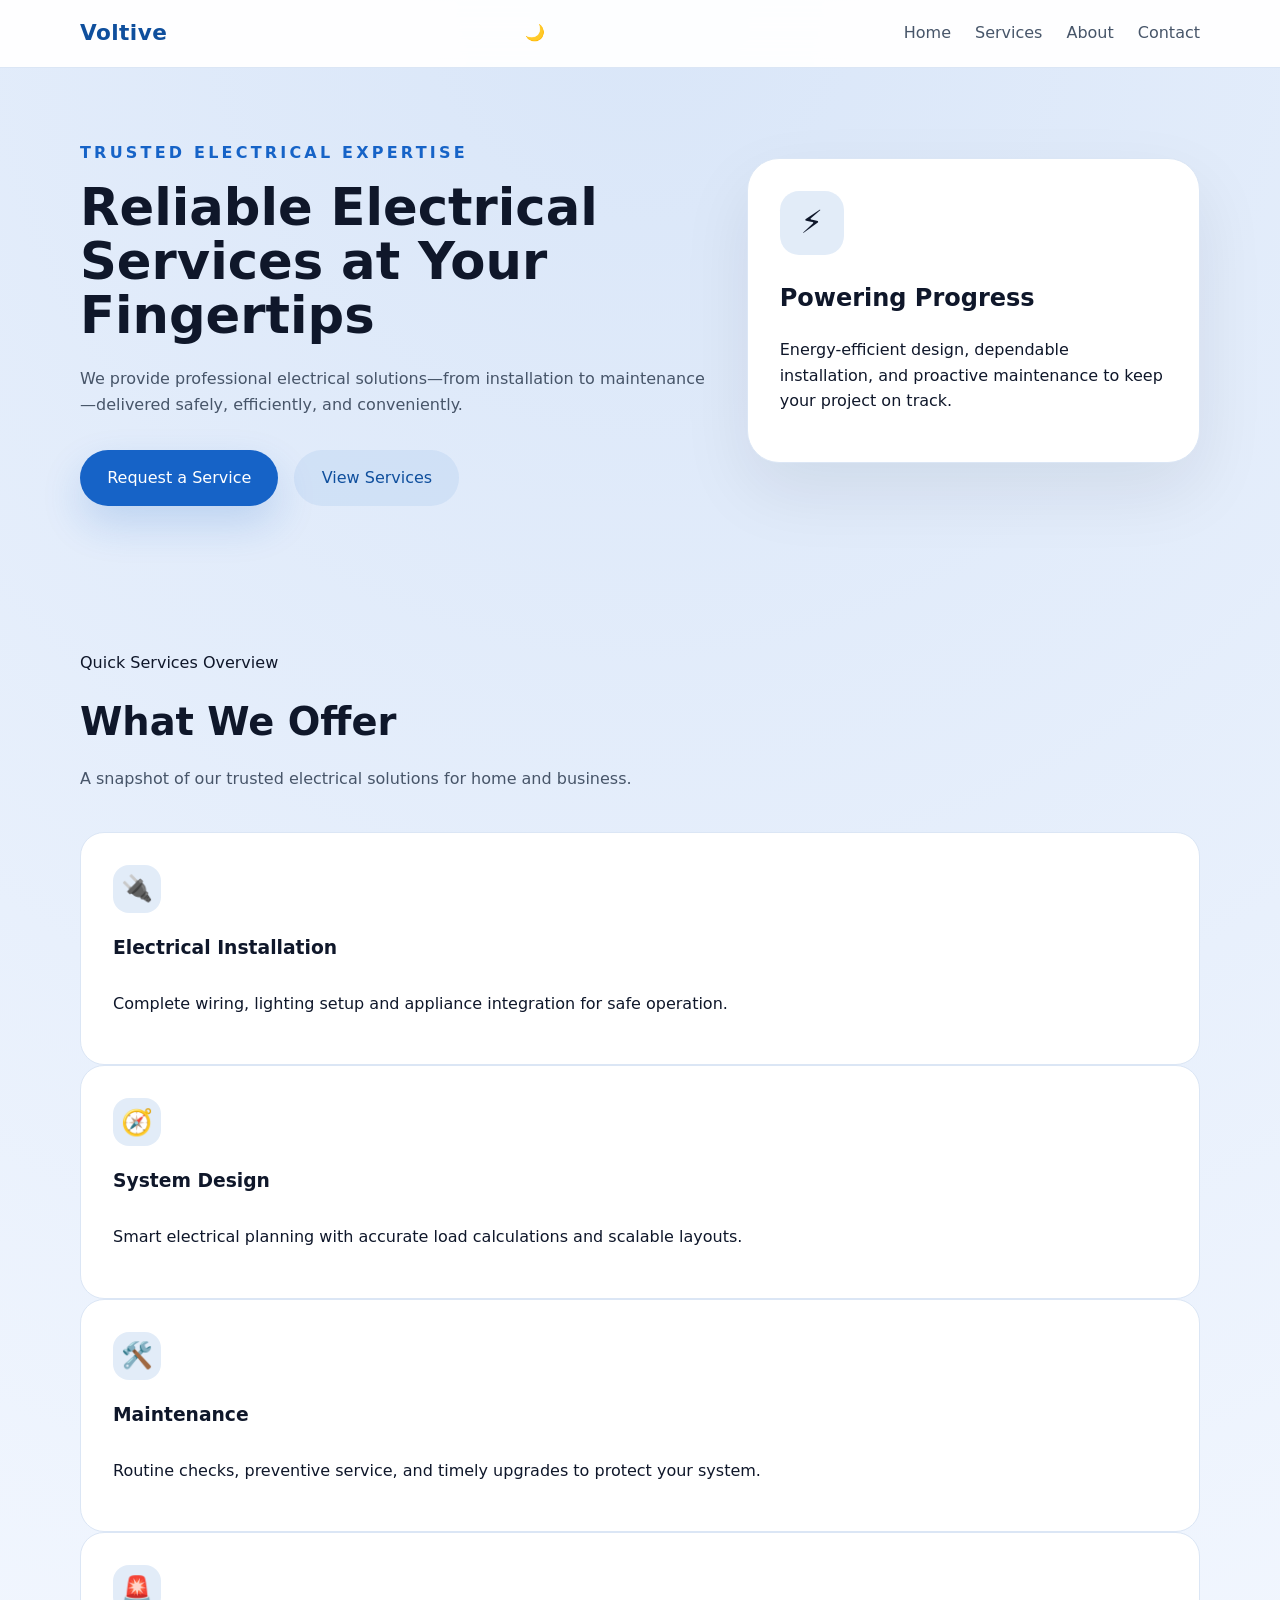
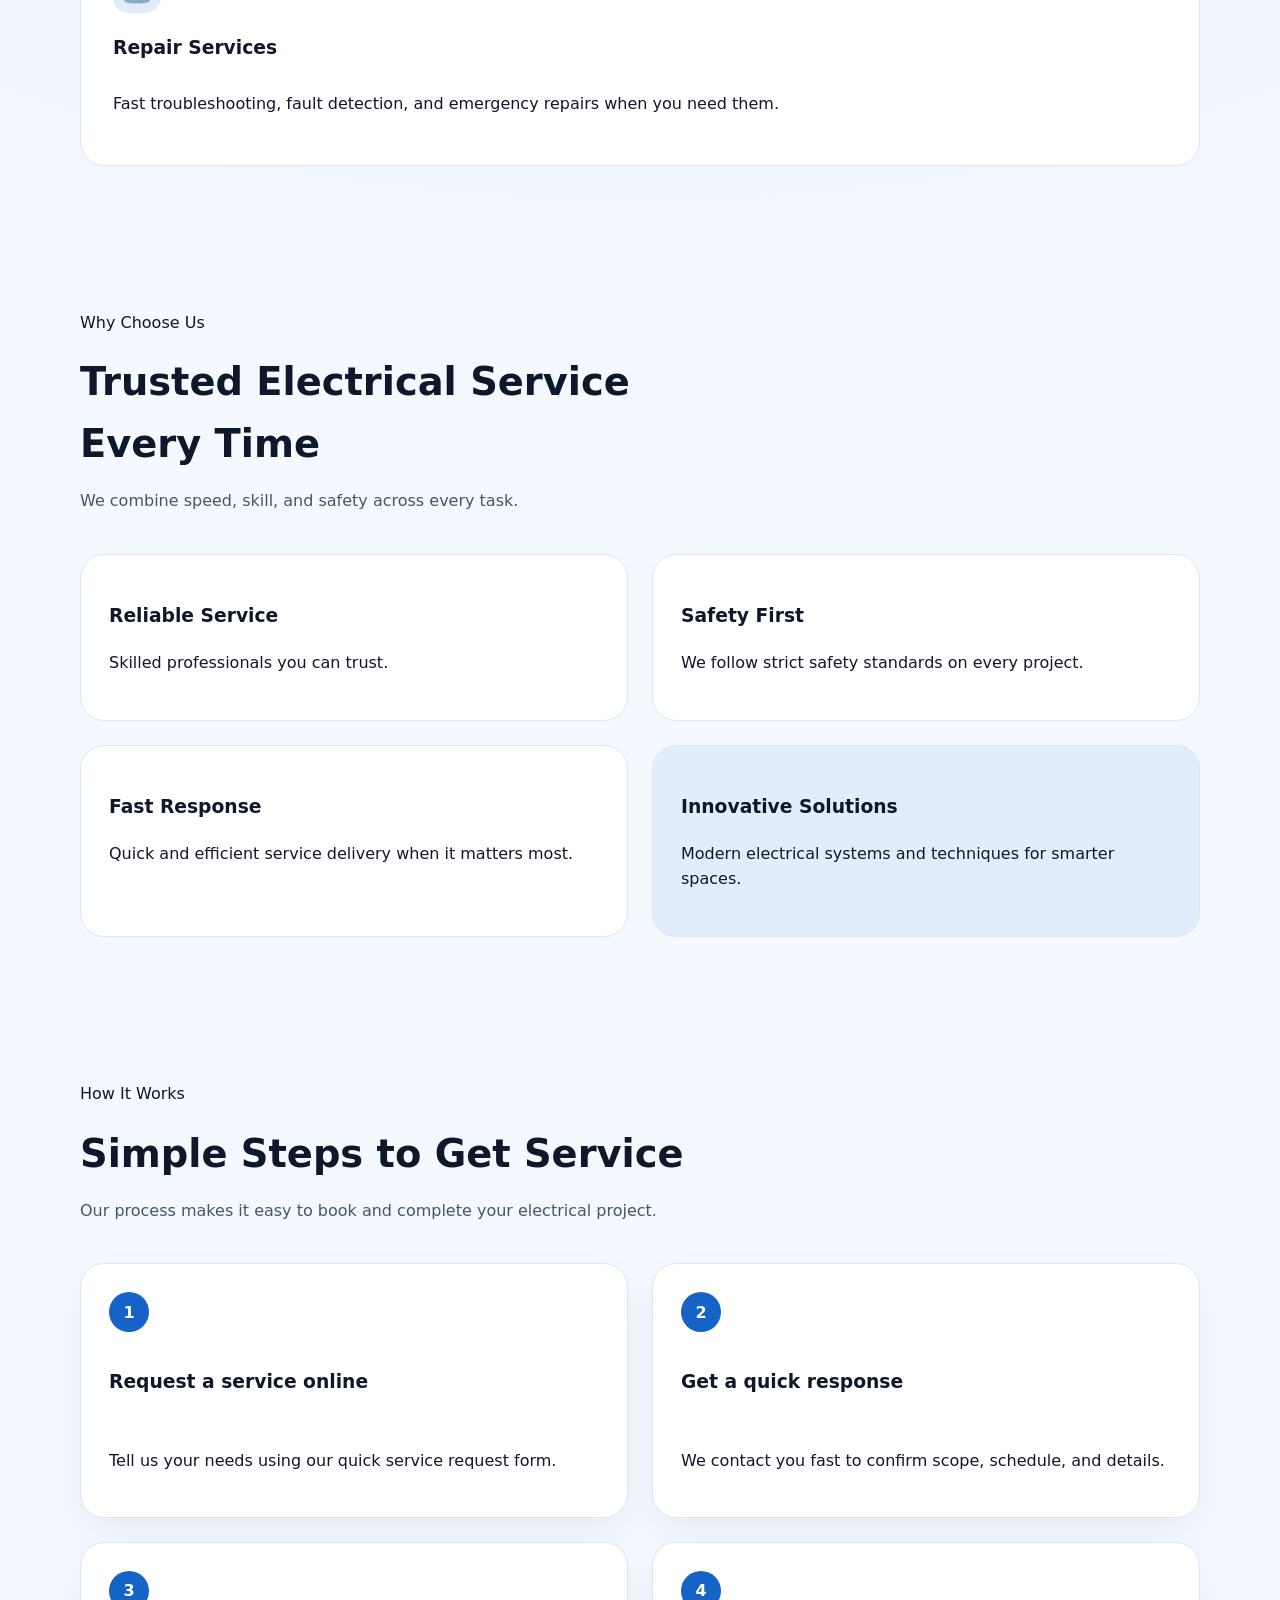
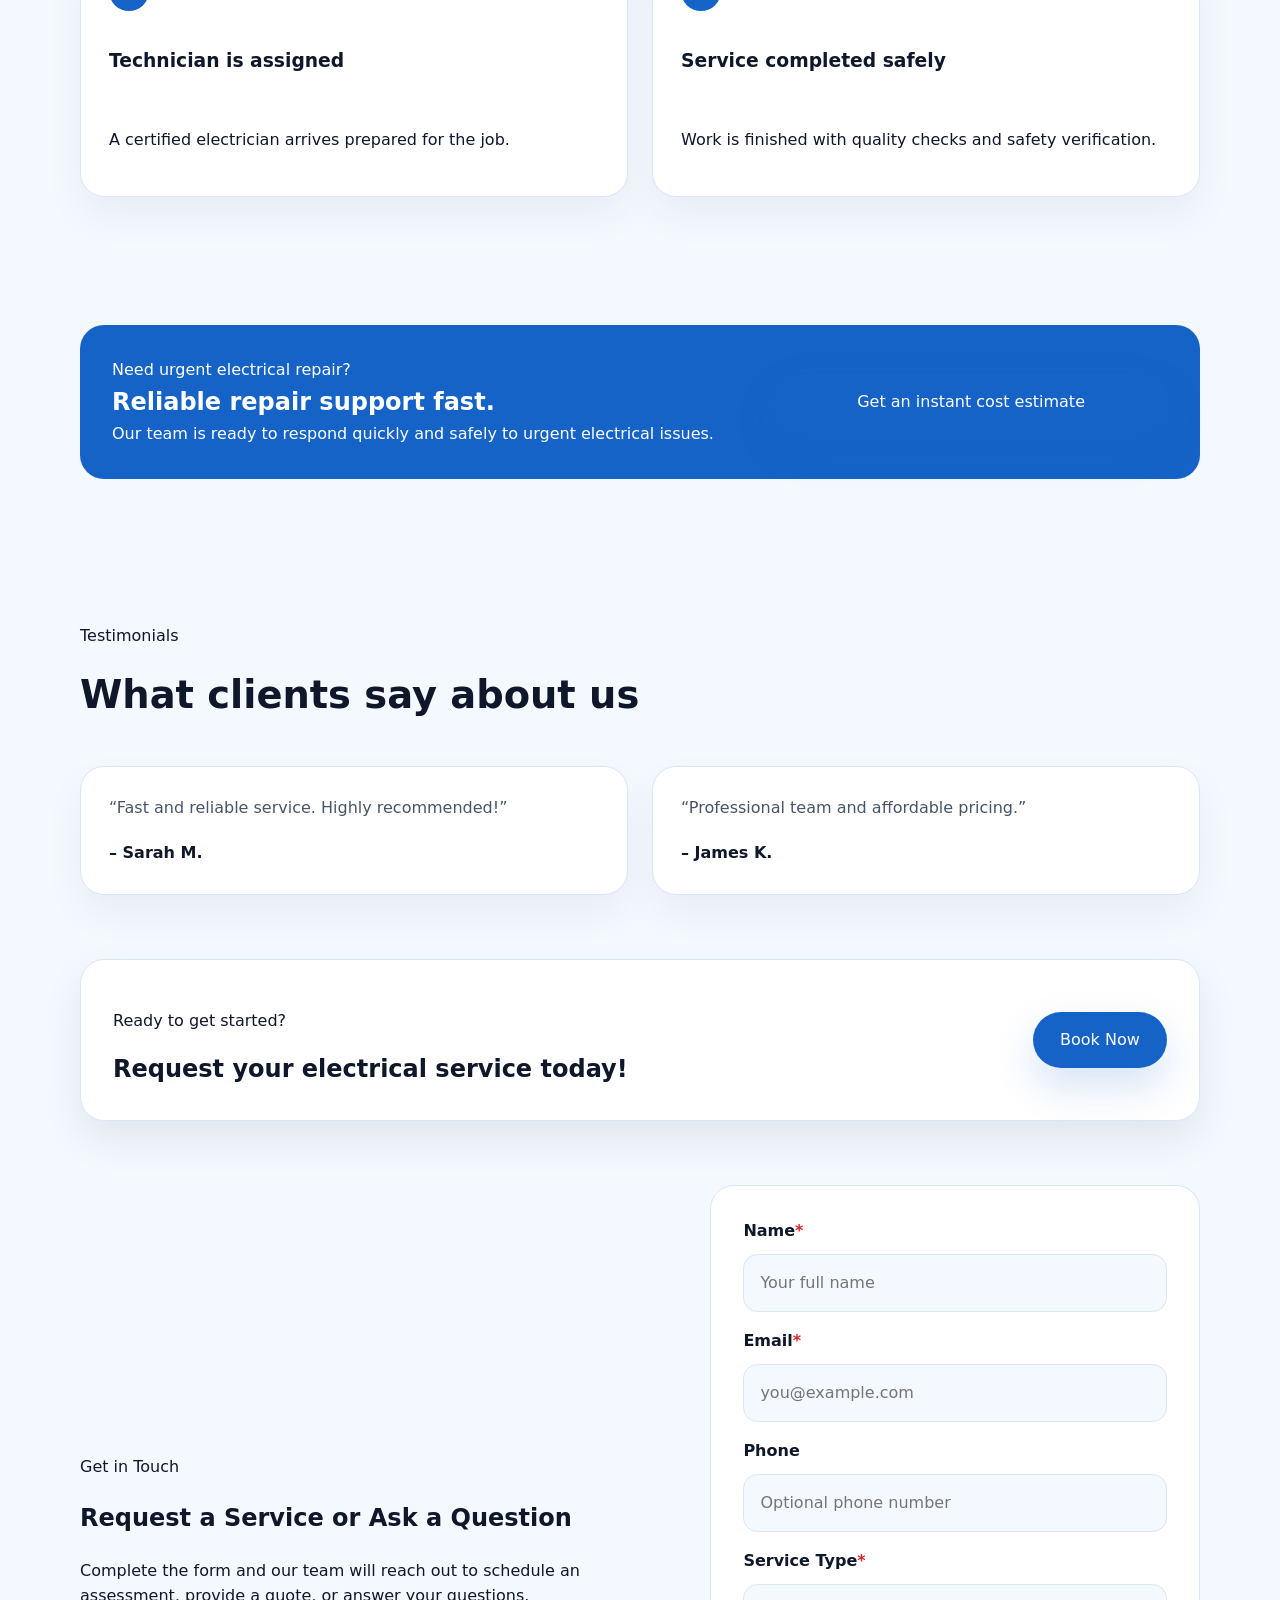
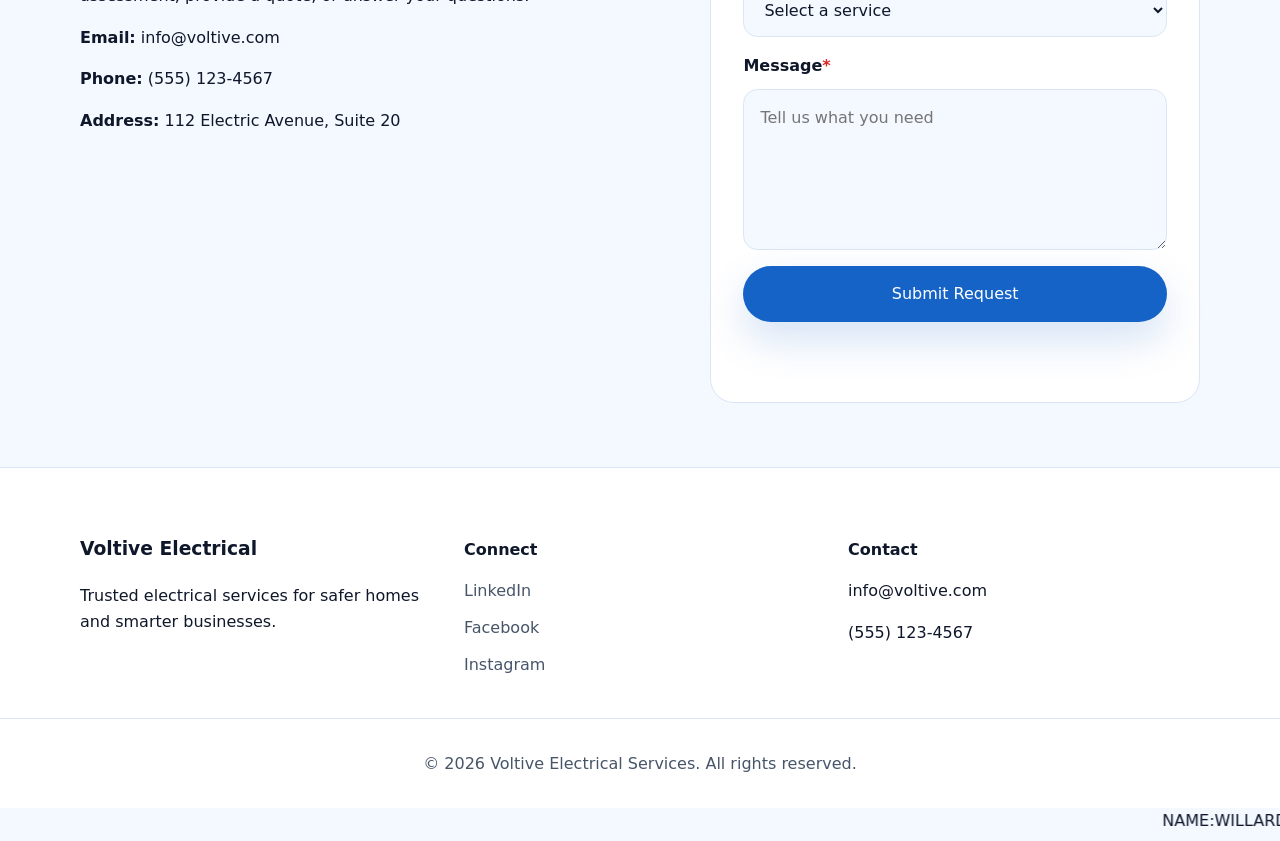
<file: index.html>
<!DOCTYPE html>
<html lang="en">
<head>
  <meta charset="UTF-8" />
  <meta name="viewport" content="width=device-width, initial-scale=1.0" />
  <title>Voltive Electrical Services</title>
  <link rel="stylesheet" href="styles.css" />
</head>
<body>
  <header class="site-header" id="home">
    <div class="container header-inner">
      <a href="#home" class="brand">Voltive</a>
      <button class="theme-toggle" id="themeToggle" aria-label="Toggle theme">🌙</button>
      <button class="menu-toggle" id="mobileMenuToggle" aria-label="Open navigation">
        <span></span><span></span><span></span>
      </button>
      <nav class="site-nav" id="siteNav">
        <a href="index.html#home">Home</a>
        <a href="services.html">Services</a>
        <a href="about.html">About</a>
        <a href="index.html#contact">Contact</a>
      </nav>
    </div>
  </header>

  <main>
    <section class="hero section" aria-labelledby="hero-title">
      <div class="container hero-grid">
        <div class="hero-copy">
          <p class="eyebrow">Trusted Electrical Expertise</p>
          <h1 id="hero-title">Reliable Electrical Services at Your Fingertips</h1>
          <p>We provide professional electrical solutions—from installation to maintenance—delivered safely, efficiently, and conveniently.</p>
          <div class="hero-actions">
            <a class="button primary" href="#contact">Request a Service</a>
            <a class="button secondary" href="services.html">View Services</a>
          </div>
        </div>
        <div class="hero-visual">
          <div class="hero-card">
            <div class="hero-icon">⚡</div>
            <h2>Powering Progress</h2>
            <p>Energy-efficient design, dependable installation, and proactive maintenance to keep your project on track.</p>
          </div>
        </div>
      </div>
    </section>

    <section class="section quick-services" aria-labelledby="quick-services-title">
      <div class="container">
        <div class="section-header">
          <p class="eyebrow">Quick Services Overview</p>
          <h2 id="quick-services-title">What We Offer</h2>
          <p class="section-intro">A snapshot of our trusted electrical solutions for home and business.</p>
        </div>
        <div class="service-grid">
          <article class="service-card">
            <div class="service-icon">🔌</div>
            <h3>Electrical Installation</h3>
            <p>Complete wiring, lighting setup and appliance integration for safe operation.</p>
          </article>
          <article class="service-card">
            <div class="service-icon">🧭</div>
            <h3>System Design</h3>
            <p>Smart electrical planning with accurate load calculations and scalable layouts.</p>
          </article>
          <article class="service-card">
            <div class="service-icon">🛠️</div>
            <h3>Maintenance</h3>
            <p>Routine checks, preventive service, and timely upgrades to protect your system.</p>
          </article>
          <article class="service-card">
            <div class="service-icon">🚨</div>
            <h3>Repair Services</h3>
            <p>Fast troubleshooting, fault detection, and emergency repairs when you need them.</p>
          </article>
        </div>
      </div>
    </section>

    <section class="section why-choose" aria-labelledby="why-choose-title">
      <div class="container">
        <div class="section-header">
          <p class="eyebrow">Why Choose Us</p>
          <h2 id="why-choose-title">Trusted Electrical Service Every Time</h2>
          <p class="section-intro">We combine speed, skill, and safety across every task.</p>
        </div>
        <div class="choose-grid">
          <article class="feature-card">
            <h3>Reliable Service</h3>
            <p>Skilled professionals you can trust.</p>
          </article>
          <article class="feature-card">
            <h3>Safety First</h3>
            <p>We follow strict safety standards on every project.</p>
          </article>
          <article class="feature-card">
            <h3>Fast Response</h3>
            <p>Quick and efficient service delivery when it matters most.</p>
          </article>
          <article class="feature-card feature-card-alt">
            <h3>Innovative Solutions</h3>
            <p>Modern electrical systems and techniques for smarter spaces.</p>
          </article>
        </div>
      </div>
    </section>

    <section class="section how-it-works" aria-labelledby="how-it-works-title">
      <div class="container">
        <div class="section-header">
          <p class="eyebrow">How It Works</p>
          <h2 id="how-it-works-title">Simple Steps to Get Service</h2>
          <p class="section-intro">Our process makes it easy to book and complete your electrical project.</p>
        </div>
        <div class="steps-grid">
          <article class="step-card">
            <span class="step-number">1</span>
            <h3>Request a service online</h3>
            <p>Tell us your needs using our quick service request form.</p>
          </article>
          <article class="step-card">
            <span class="step-number">2</span>
            <h3>Get a quick response</h3>
            <p>We contact you fast to confirm scope, schedule, and details.</p>
          </article>
          <article class="step-card">
            <span class="step-number">3</span>
            <h3>Technician is assigned</h3>
            <p>A certified electrician arrives prepared for the job.</p>
          </article>
          <article class="step-card">
            <span class="step-number">4</span>
            <h3>Service completed safely</h3>
            <p>Work is finished with quality checks and safety verification.</p>
          </article>
        </div>
      </div>
    </section>

    <section class="section spotlight" aria-labelledby="spotlight-title">
      <div class="container spotlight-panel">
        <div>
          <p class="eyebrow">Need urgent electrical repair?</p>
          <h2 id="spotlight-title">Reliable repair support fast.</h2>
          <p>Our team is ready to respond quickly and safely to urgent electrical issues.</p>
        </div>
        <a class="button primary" href="services.html#estimate">Get an instant cost estimate</a>
      </div>
    </section>

    <section class="section testimonials" aria-labelledby="testimonials-title">
      <div class="container">
        <div class="section-header">
          <p class="eyebrow">Testimonials</p>
          <h2 id="testimonials-title">What clients say about us</h2>
        </div>
        <div class="testimonial-grid">
          <article class="testimonial-card">
            <p>“Fast and reliable service. Highly recommended!”</p>
            <span>– Sarah M.</span>
          </article>
          <article class="testimonial-card">
            <p>“Professional team and affordable pricing.”</p>
            <span>– James K.</span>
          </article>
        </div>
      </div>
    </section>

    <section class="section cta-banner" aria-labelledby="cta-title">
      <div class="container cta-card">
        <div>
          <p class="eyebrow">Ready to get started?</p>
          <h2 id="cta-title">Request your electrical service today!</h2>
        </div>
        <a class="button primary" href="#contact">Book Now</a>
      </div>
    </section>

    <section class="section contact" id="contact" aria-labelledby="contact-title">
      <div class="container contact-grid">
        <div class="contact-copy">
          <p class="eyebrow">Get in Touch</p>
          <h2 id="contact-title">Request a Service or Ask a Question</h2>
          <p>Complete the form and our team will reach out to schedule an assessment, provide a quote, or answer your questions.</p>
          <div class="contact-info-panel">
            <p><strong>Email:</strong> info@voltive.com</p>
            <p><strong>Phone:</strong> (555) 123-4567</p>
            <p><strong>Address:</strong> 112 Electric Avenue, Suite 20</p>
          </div>
        </div>
        <form class="contact-form" id="serviceForm" novalidate>
          <div class="form-group">
            <label for="name">Name<span>*</span></label>
            <input type="text" id="name" name="name" placeholder="Your full name" required />
          </div>
          <div class="form-group">
            <label for="email">Email<span>*</span></label>
            <input type="email" id="email" name="email" placeholder="you@example.com" required />
          </div>
          <div class="form-group">
            <label for="phone">Phone</label>
            <input type="tel" id="phone" name="phone" placeholder="Optional phone number" />
          </div>
          <div class="form-group">
            <label for="service">Service Type<span>*</span></label>
            <select id="service" name="service" required>
              <option value="">Select a service</option>
              <option value="installation">Electrical Installation</option>
              <option value="design">System Design</option>
              <option value="maintenance">Maintenance</option>
              <option value="repair">Repair Services</option>
            </select>
          </div>
          <div class="form-group">
            <label for="message">Message<span>*</span></label>
            <textarea id="message" name="message" rows="5" placeholder="Tell us what you need" required></textarea>
          </div>
          <button class="button primary" type="submit">Submit Request</button>
          <div class="form-feedback" id="formFeedback" aria-live="polite"></div>
        </form>
      </div>
    </section>
  </main>

  <footer class="site-footer">
    <div class="container footer-grid">
      <div>
        <h3>Voltive Electrical</h3>
        <p>Trusted electrical services for safer homes and smarter businesses.</p>
      </div>
      <div>
        <h4>Connect</h4>
        <p class="social-links">
          <a href="#">LinkedIn</a>
          <a href="#">Facebook</a>
          <a href="#">Instagram</a>
        </p>
      </div>
      <div>
        <h4>Contact</h4>
        <p>info@voltive.com</p>
        <p>(555) 123-4567</p>
      </div>
    </div>
    <div class="footer-bar">
      <p>© 2026 Voltive Electrical Services. All rights reserved.</p>
    </div>
  </footer>

  <script src="script.js"></script>
</body>
</html>
<footer>
        <marquee behavior="scroll" direction="left" scrollamount="5">
           NAME:WILLARD MUNANGANDU |SIN NO:2504309387 |PROGRAMMING ELECTRICALAND ELECTRONICS ENGINEERING@ICUZAMBIA@ZRDC
        </marquee>
    </footer>
</body>
</html>
</file>
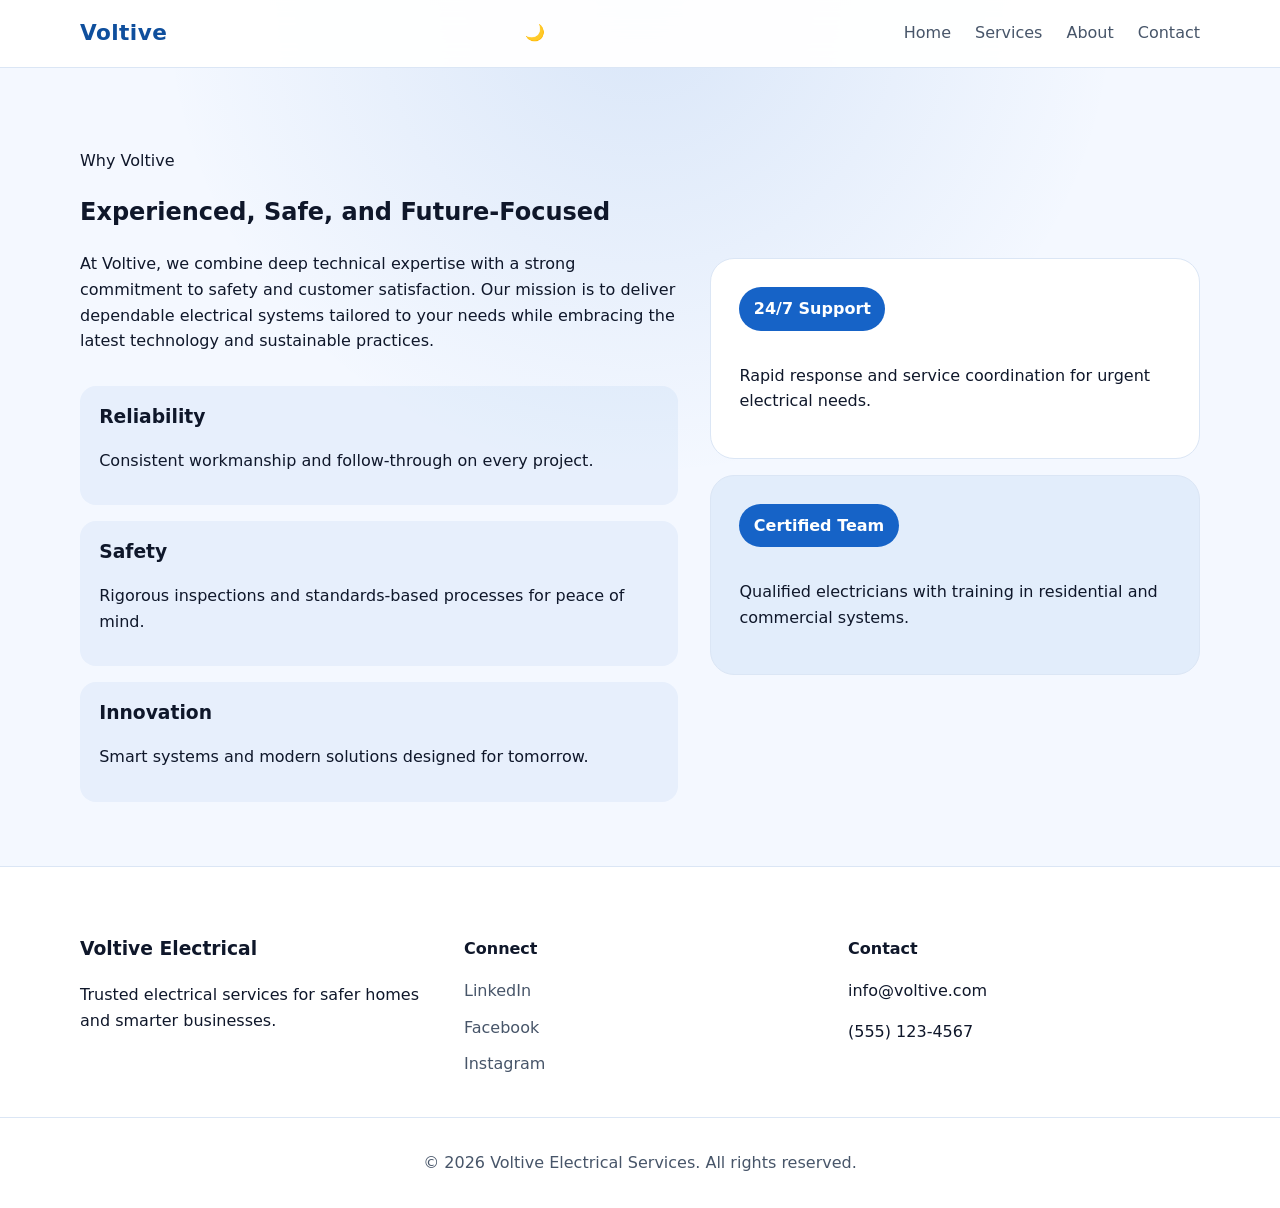
<file: about.html>
<!DOCTYPE html>
<html lang="en">
<head>
  <meta charset="UTF-8" />
  <meta name="viewport" content="width=device-width, initial-scale=1.0" />
  <title>Voltive Electrical Services | About</title>
  <link rel="stylesheet" href="styles.css" />
</head>
<body>
  <header class="site-header" id="home">
    <div class="container header-inner">
      <a href="index.html#home" class="brand">Voltive</a>
      <button class="theme-toggle" id="themeToggle" aria-label="Toggle theme">🌙</button>
      <button class="menu-toggle" id="mobileMenuToggle" aria-label="Open navigation">
        <span></span><span></span><span></span>
      </button>
      <nav class="site-nav" id="siteNav">
        <a href="index.html#home">Home</a>
        <a href="services.html">Services</a>
        <a href="about.html">About</a>
        <a href="index.html#contact">Contact</a>
      </nav>
    </div>
  </header>

  <main>
    <section class="section about" id="about" aria-labelledby="about-title">
      <div class="container about-grid">
        <div class="about-copy">
          <p class="eyebrow">Why Voltive</p>
          <h2 id="about-title">Experienced, Safe, and Future-Focused</h2>
          <p>At Voltive, we combine deep technical expertise with a strong commitment to safety and customer satisfaction. Our mission is to deliver dependable electrical systems tailored to your needs while embracing the latest technology and sustainable practices.</p>
          <div class="values-list">
            <div>
              <h3>Reliability</h3>
              <p>Consistent workmanship and follow-through on every project.</p>
            </div>
            <div>
              <h3>Safety</h3>
              <p>Rigorous inspections and standards-based processes for peace of mind.</p>
            </div>
            <div>
              <h3>Innovation</h3>
              <p>Smart systems and modern solutions designed for tomorrow.</p>
            </div>
          </div>
        </div>
        <div class="about-visual">
          <div class="feature-card">
            <span class="badge">24/7 Support</span>
            <p>Rapid response and service coordination for urgent electrical needs.</p>
          </div>
          <div class="feature-card feature-card-alt">
            <span class="badge">Certified Team</span>
            <p>Qualified electricians with training in residential and commercial systems.</p>
          </div>
        </div>
      </div>
    </section>
  </main>

  <footer class="site-footer">
    <div class="container footer-grid">
      <div>
        <h3>Voltive Electrical</h3>
        <p>Trusted electrical services for safer homes and smarter businesses.</p>
      </div>
      <div>
        <h4>Connect</h4>
        <p class="social-links">
          <a href="#">LinkedIn</a>
          <a href="#">Facebook</a>
          <a href="#">Instagram</a>
        </p>
      </div>
      <div>
        <h4>Contact</h4>
        <p>info@voltive.com</p>
        <p>(555) 123-4567</p>
      </div>
    </div>
    <div class="footer-bar">
      <p>© 2026 Voltive Electrical Services. All rights reserved.</p>
    </div>
  </footer>

  <script src="script.js"></script>
</body>
</html>
</file>
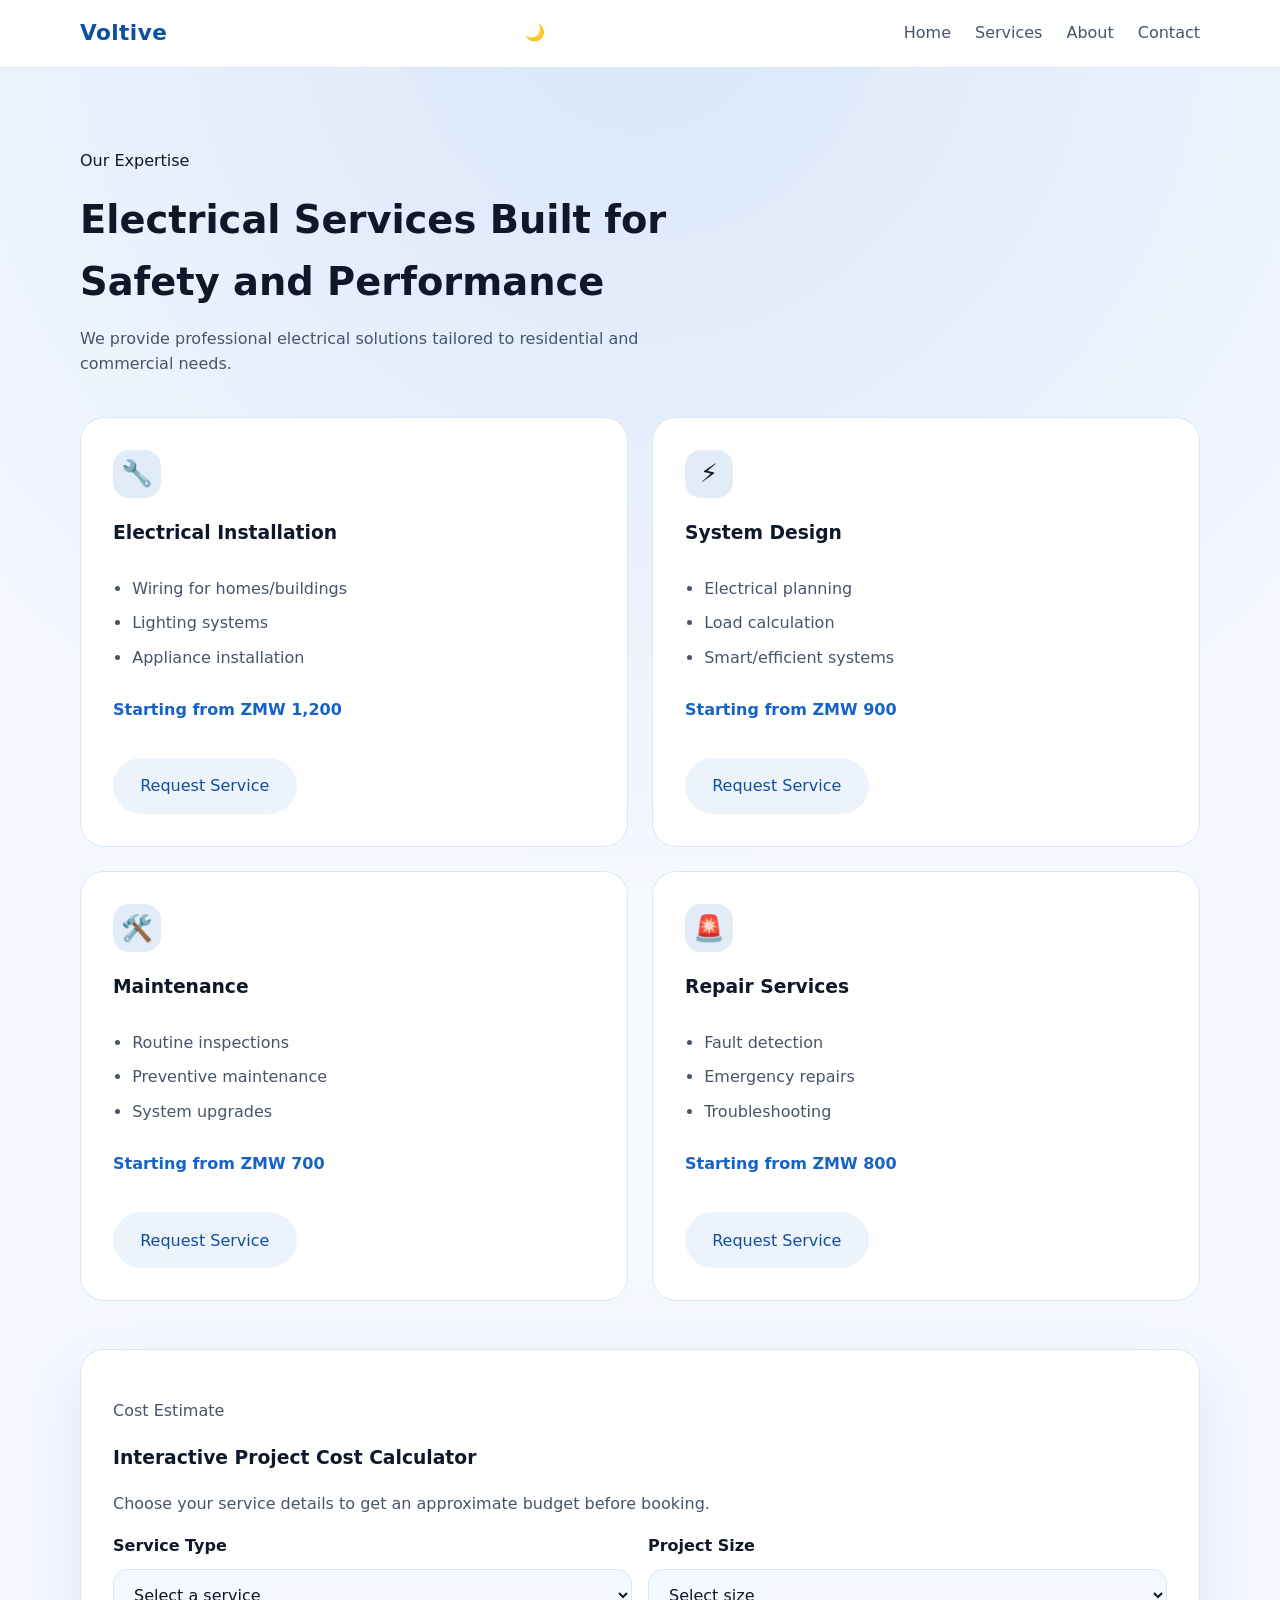
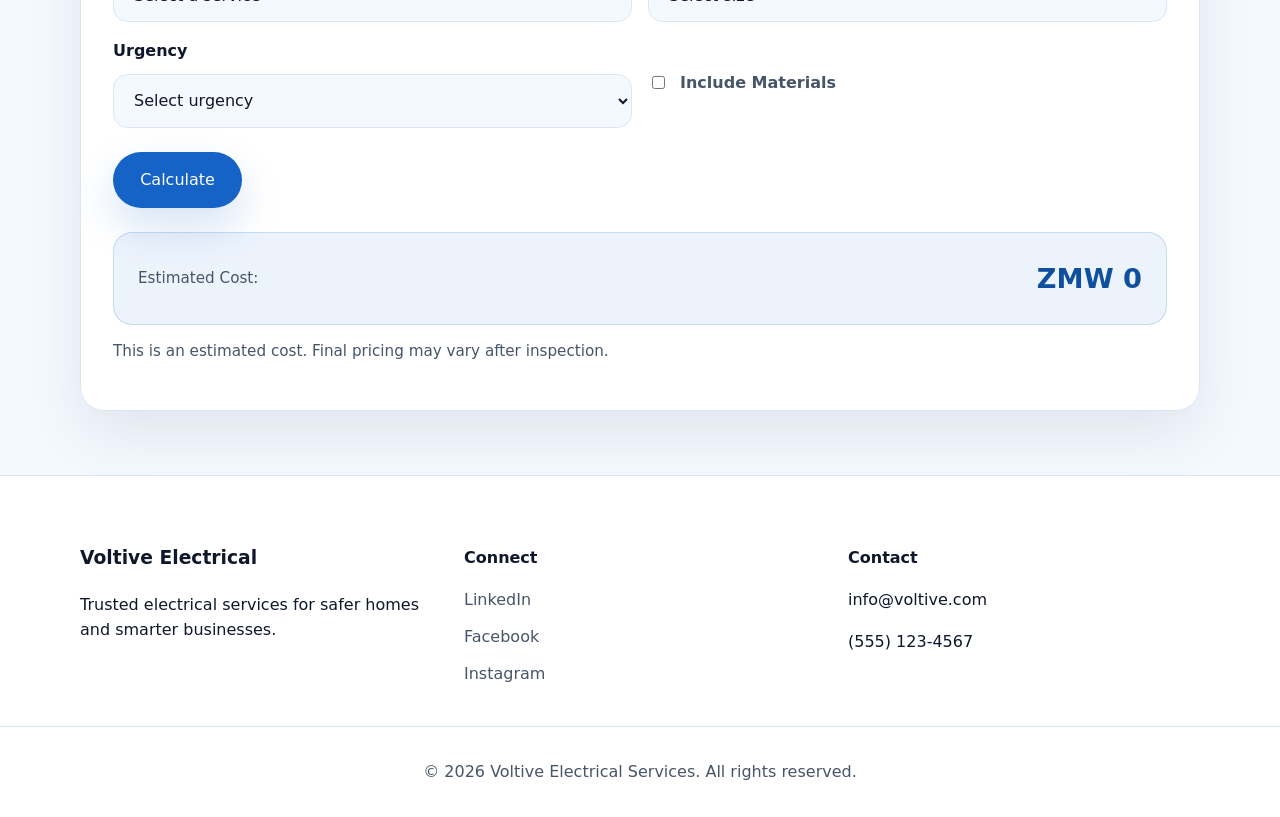
<file: services.html>
<!DOCTYPE html>
<html lang="en">
<head>
  <meta charset="UTF-8" />
  <meta name="viewport" content="width=device-width, initial-scale=1.0" />
  <title>Voltive Electrical Services | Services</title>
  <link rel="stylesheet" href="styles.css" />
</head>
<body>
  <header class="site-header" id="home">
    <div class="container header-inner">
      <a href="index.html#home" class="brand">Voltive</a>
      <button class="theme-toggle" id="themeToggle" aria-label="Toggle theme">🌙</button>
      <button class="menu-toggle" id="mobileMenuToggle" aria-label="Open navigation">
        <span></span><span></span><span></span>
      </button>
      <nav class="site-nav" id="siteNav">
        <a href="index.html#home">Home</a>
        <a href="services.html">Services</a>
        <a href="about.html">About</a>
        <a href="index.html#contact">Contact</a>
      </nav>
    </div>
  </header>

  <main>
    <section class="section services" id="services" aria-labelledby="services-title">
      <div class="container">
        <div class="section-header">
          <p class="eyebrow">Our Expertise</p>
          <h2 id="services-title">Electrical Services Built for Safety and Performance</h2>
          <p class="section-intro">We provide professional electrical solutions tailored to residential and commercial needs.</p>
        </div>
        <div class="service-grid">
          <article class="service-card">
            <div class="service-icon">🔧</div>
            <h3>Electrical Installation</h3>
            <ul>
              <li>Wiring for homes/buildings</li>
              <li>Lighting systems</li>
              <li>Appliance installation</li>
            </ul>
            <p class="service-price">Starting from ZMW 1,200</p>
            <button class="button secondary service-action" type="button" data-service="installation">Request Service</button>
          </article>
          <article class="service-card">
            <div class="service-icon">⚡</div>
            <h3>System Design</h3>
            <ul>
              <li>Electrical planning</li>
              <li>Load calculation</li>
              <li>Smart/efficient systems</li>
            </ul>
            <p class="service-price">Starting from ZMW 900</p>
            <button class="button secondary service-action" type="button" data-service="design">Request Service</button>
          </article>
          <article class="service-card">
            <div class="service-icon">🛠️</div>
            <h3>Maintenance</h3>
            <ul>
              <li>Routine inspections</li>
              <li>Preventive maintenance</li>
              <li>System upgrades</li>
            </ul>
            <p class="service-price">Starting from ZMW 700</p>
            <button class="button secondary service-action" type="button" data-service="maintenance">Request Service</button>
          </article>
          <article class="service-card">
            <div class="service-icon">🚨</div>
            <h3>Repair Services</h3>
            <ul>
              <li>Fault detection</li>
              <li>Emergency repairs</li>
              <li>Troubleshooting</li>
            </ul>
            <p class="service-price">Starting from ZMW 800</p>
            <button class="button secondary service-action" type="button" data-service="repair">Request Service</button>
          </article>
        </div>

        <div class="estimate-panel" id="estimate">
          <div class="estimate-header">
            <p class="eyebrow">Cost Estimate</p>
            <h3>Interactive Project Cost Calculator</h3>
            <p>Choose your service details to get an approximate budget before booking.</p>
          </div>
          <form class="estimate-form" id="estimateForm">
            <div class="estimate-grid">
              <div class="form-group">
                <label for="estimateService">Service Type</label>
                <select id="estimateService" required>
                  <option value="">Select a service</option>
                  <option value="installation">Electrical Installation</option>
                  <option value="design">System Design</option>
                  <option value="maintenance">Maintenance</option>
                  <option value="repair">Repair Services</option>
                </select>
              </div>
              <div class="form-group">
                <label for="projectSize">Project Size</label>
                <select id="projectSize" required>
                  <option value="">Select size</option>
                  <option value="small">Small</option>
                  <option value="medium">Medium</option>
                  <option value="large">Large</option>
                </select>
              </div>
              <div class="form-group">
                <label for="urgencyLevel">Urgency</label>
                <select id="urgencyLevel" required>
                  <option value="">Select urgency</option>
                  <option value="normal">Normal</option>
                  <option value="urgent">Urgent</option>
                </select>
              </div>
              <div class="form-group checkbox-group">
                <label>
                  <input type="checkbox" id="includeMaterials" />
                  Include Materials
                </label>
              </div>
            </div>
            <div class="estimate-actions">
              <button class="button primary" type="button" id="calculateEstimate">Calculate</button>
            </div>
          </form>
          <div class="estimate-result" id="estimateResult" aria-live="polite">
            <p class="result-label">Estimated Cost:</p>
            <p class="result-value">ZMW 0</p>
          </div>
          <p class="estimate-disclaimer">This is an estimated cost. Final pricing may vary after inspection.</p>
        </div>
      </div>
    </section>
  </main>

  <footer class="site-footer">
    <div class="container footer-grid">
      <div>
        <h3>Voltive Electrical</h3>
        <p>Trusted electrical services for safer homes and smarter businesses.</p>
      </div>
      <div>
        <h4>Connect</h4>
        <p class="social-links">
          <a href="#">LinkedIn</a>
          <a href="#">Facebook</a>
          <a href="#">Instagram</a>
        </p>
      </div>
      <div>
        <h4>Contact</h4>
        <p>info@voltive.com</p>
        <p>(555) 123-4567</p>
      </div>
    </div>
    <div class="footer-bar">
      <p>© 2026 Voltive Electrical Services. All rights reserved.</p>
    </div>
  </footer>

  <script src="script.js"></script>
</body>
</html>
</file>
<file: styles.css>
:root {
  --bg: #f4f8ff;
  --surface: #ffffff;
  --text: #0f172a;
  --text-secondary: #475569;
  --brand: #1663c7;
  --brand-dark: #0f4f9d;
  --border: #dbe6f5;
  --shadow: rgba(15, 23, 42, 0.08);
  --accent: #0284c7;
  --danger: #dc2626;
  --success: #16a34a;
}

[data-theme="dark"] {
  --bg: #061426;
  --surface: #0f172a;
  --text: #e2e8f0;
  --text-secondary: #94a3b8;
  --brand: #60a5fa;
  --brand-dark: #1e40af;
  --border: rgba(148, 163, 184, 0.2);
  --shadow: rgba(0, 0, 0, 0.35);
  --accent: #38bdf8;
}

* {
  box-sizing: border-box;
}

html {
  scroll-behavior: smooth;
}

body {
  margin: 0;
  font-family: Inter, system-ui, -apple-system, BlinkMacSystemFont, "Segoe UI", sans-serif;
  background: radial-gradient(circle at top, rgba(22, 99, 199, 0.12), transparent 35%), var(--bg);
  color: var(--text);
  line-height: 1.6;
}

img {
  max-width: 100%;
  display: block;
}

button,
input,
select,
textarea {
  font: inherit;
}

a {
  color: inherit;
  text-decoration: none;
}

.container {
  width: min(1120px, calc(100% - 2rem));
  margin: 0 auto;
}

.section {
  padding: 4rem 0;
}

.site-header {
  position: sticky;
  top: 0;
  z-index: 20;
  background: rgba(255, 255, 255, 0.95);
  border-bottom: 1px solid var(--border);
  backdrop-filter: blur(14px);
}

[data-theme="dark"] .site-header {
  background: rgba(5, 18, 39, 0.95);
}

.header-inner {
  display: flex;
  align-items: center;
  justify-content: space-between;
  gap: 1rem;
  padding: 1rem 0;
}

.brand {
  font-size: 1.35rem;
  font-weight: 700;
  letter-spacing: 0.02em;
  color: var(--brand-dark);
}

.theme-toggle,
.menu-toggle {
  border: none;
  background: transparent;
  color: var(--text);
  cursor: pointer;
}

.menu-toggle {
  display: none;
  flex-direction: column;
  justify-content: space-between;
  width: 1.35rem;
  height: 1.1rem;
}

.menu-toggle span {
  display: block;
  height: 0.18rem;
  border-radius: 999px;
  background: var(--text);
}

.site-nav {
  display: flex;
  align-items: center;
  gap: 1.5rem;
}

.site-nav a {
  color: var(--text-secondary);
  font-weight: 500;
  transition: color 0.25s ease;
}

.site-nav a:hover,
.site-nav a:focus-visible {
  color: var(--brand);
}

.hero {
  padding-top: 3rem;
}

.hero-grid {
  display: grid;
  grid-template-columns: 1.4fr 1fr;
  gap: 2rem;
  align-items: center;
}

.hero-copy .eyebrow {
  text-transform: uppercase;
  letter-spacing: 0.2em;
  font-weight: 700;
  color: var(--brand);
  margin-bottom: 1rem;
}

.hero-copy h1 {
  margin: 0;
  font-size: clamp(2.4rem, 4vw, 3.8rem);
  line-height: 1.05;
}

.hero-copy p {
  max-width: 40rem;
  margin-top: 1.5rem;
  color: var(--text-secondary);
}

.hero-actions {
  display: flex;
  flex-wrap: wrap;
  gap: 1rem;
  margin-top: 2rem;
}

.button {
  display: inline-flex;
  align-items: center;
  justify-content: center;
  border: none;
  border-radius: 999px;
  padding: 0.95rem 1.7rem;
  cursor: pointer;
  transition: transform 0.2s ease, box-shadow 0.2s ease, background-color 0.2s ease;
}

.button:hover,
.button:focus-visible {
  transform: translateY(-1px);
}

.button.primary {
  color: #ffffff;
  background: var(--brand);
  box-shadow: 0 18px 40px rgba(22, 99, 199, 0.18);
}

.button.secondary {
  color: var(--brand-dark);
  background: rgba(22, 99, 199, 0.08);
}

.hero-visual {
  display: flex;
  justify-content: flex-end;
}

.hero-card {
  background: var(--surface);
  border: 1px solid var(--border);
  box-shadow: 0 28px 70px var(--shadow);
  border-radius: 2rem;
  padding: 2rem;
}

.hero-icon {
  width: 4rem;
  height: 4rem;
  border-radius: 1.2rem;
  display: grid;
  place-items: center;
  background: rgba(22, 99, 199, 0.12);
  font-size: 2rem;
  margin-bottom: 1.5rem;
}

.section-header {
  max-width: 40rem;
  margin-bottom: 2.5rem;
}

.section-header h2 {
  margin: 0.75rem 0 0;
  font-size: clamp(2rem, 3vw, 2.8rem);
}

.services .service-grid {
  display: grid;
  grid-template-columns: repeat(2, minmax(0, 1fr));
  gap: 1.5rem;
}

.service-card {
  background: var(--surface);
  border: 1px solid var(--border);
  border-radius: 1.5rem;
  padding: 2rem;
  display: flex;
  flex-direction: column;
  min-height: 100%;
  transition: transform 0.25s ease, border-color 0.25s ease, box-shadow 0.25s ease;
}

.service-card:hover {
  transform: translateY(-6px);
  border-color: rgba(22, 99, 199, 0.24);
  box-shadow: 0 24px 60px rgba(22, 99, 199, 0.11);
}

.service-card ul {
  margin: 1rem 0 1.1rem;
  padding-left: 1.2rem;
  color: var(--text-secondary);
}

.service-card li {
  margin-bottom: 0.55rem;
}

.service-price {
  margin-top: auto;
  color: var(--brand);
  font-weight: 700;
}

.service-action {
  margin-top: 1.25rem;
  width: fit-content;
}

.service-icon {
  width: 3rem;
  height: 3rem;
  display: grid;
  place-items: center;
  border-radius: 1rem;
  background: rgba(22, 99, 199, 0.12);
  font-size: 1.6rem;
  margin-bottom: 1.25rem;
}

.estimate-panel {
  margin-top: 3rem;
  padding: 2rem;
  background: var(--surface);
  border: 1px solid var(--border);
  border-radius: 1.5rem;
  box-shadow: 0 24px 60px var(--shadow);
}

.estimate-header p {
  color: var(--text-secondary);
  max-width: 40rem;
}

.estimate-grid {
  display: grid;
  grid-template-columns: repeat(2, minmax(0, 1fr));
  gap: 1rem;
}

.checkbox-group label {
  display: inline-flex;
  align-items: center;
  gap: 0.75rem;
  font-weight: 600;
  color: var(--text-secondary);
}

.checkbox-group input {
  width: auto;
  accent-color: var(--brand);
}

.estimate-actions {
  margin-top: 1.5rem;
}

.estimate-result {
  margin-top: 1.5rem;
  padding: 1.5rem;
  border-radius: 1.2rem;
  background: rgba(22, 99, 199, 0.08);
  border: 1px solid rgba(22, 99, 199, 0.18);
  display: flex;
  align-items: center;
  justify-content: space-between;
  gap: 1rem;
}

.result-label {
  margin: 0;
  color: var(--text-secondary);
  font-size: 0.95rem;
}

.result-value {
  margin: 0;
  font-size: 1.7rem;
  font-weight: 700;
  color: var(--brand-dark);
}

.estimate-disclaimer {
  margin-top: 0.85rem;
  color: var(--text-secondary);
  font-size: 0.95rem;
}

.section-intro {
  margin-top: 0.85rem;
  max-width: 44rem;
  color: var(--text-secondary);
}

.service-card,
.feature-card,
.hero-card,
.about-copy,
.contact-copy {
  opacity: 0;
  transform: translateY(24px);
  transition: opacity 0.6s ease, transform 0.6s ease;
}

.visible {
  opacity: 1;
  transform: translateY(0);
}

.service-card h3 {
  margin: 0 0 0.75rem;
}

.about-grid,
.contact-grid {
  display: grid;
  grid-template-columns: 1.1fr 0.9fr;
  gap: 2rem;
  align-items: center;
}

.overview-grid {
  display: grid;
  grid-template-columns: repeat(2, minmax(0, 1fr));
  gap: 1.5rem;
  margin-top: 2rem;
}

.overview-card {
  padding: 2rem;
  border-radius: 1.5rem;
  background: var(--surface);
  border: 1px solid var(--border);
  box-shadow: 0 18px 40px rgba(15, 23, 42, 0.06);
}

.overview-card h3 {
  margin-top: 0;
}

.overview-card p {
  color: var(--text-secondary);
  margin-bottom: 1.5rem;
}

.choose-grid,
.steps-grid,
.testimonial-grid {
  display: grid;
  grid-template-columns: repeat(2, minmax(0, 1fr));
  gap: 1.5rem;
  margin-top: 2rem;
}

.step-card,
.testimonial-card {
  background: var(--surface);
  border: 1px solid var(--border);
  border-radius: 1.5rem;
  padding: 1.75rem;
  box-shadow: 0 18px 40px rgba(15, 23, 42, 0.05);
}

.step-card {
  display: flex;
  flex-direction: column;
  gap: 1rem;
}

.step-number {
  display: inline-flex;
  align-items: center;
  justify-content: center;
  width: 2.5rem;
  height: 2.5rem;
  border-radius: 999px;
  background: var(--brand);
  color: #ffffff;
  font-weight: 700;
}

.testimonial-card p {
  margin: 0 0 1.25rem;
  color: var(--text-secondary);
}

.testimonial-card span {
  font-weight: 700;
  color: var(--text);
}

.spotlight-panel {
  display: grid;
  grid-template-columns: 1.6fr 1fr;
  gap: 2rem;
  align-items: center;
  padding: 2rem;
  background: var(--brand);
  color: #ffffff;
  border-radius: 1.5rem;
}

.spotlight-panel p,
.spotlight-panel h2 {
  margin: 0;
}

.cta-banner {
  padding: 0;
}

.cta-card {
  display: flex;
  align-items: center;
  justify-content: space-between;
  gap: 1.5rem;
  padding: 2rem;
  background: var(--surface);
  border: 1px solid var(--border);
  border-radius: 1.5rem;
  box-shadow: 0 18px 40px rgba(15, 23, 42, 0.08);
}

.cta-card h2 {
  margin: 0;
}

@media (max-width: 900px) {
  .choose-grid,
  .steps-grid,
  .testimonial-grid,
  .spotlight-panel,
  .cta-card {
    grid-template-columns: 1fr;
  }
}

.about-copy .values-list {
  display: grid;
  gap: 1rem;
  margin-top: 2rem;
}

.about-copy .values-list div {
  background: rgba(22, 99, 199, 0.06);
  border-radius: 1rem;
  padding: 1rem 1.2rem;
}

.about-copy .values-list h3 {
  margin: 0 0 0.35rem;
}

.about-visual {
  display: grid;
  gap: 1rem;
}

.feature-card {
  padding: 1.75rem;
  border-radius: 1.5rem;
  background: var(--surface);
  border: 1px solid var(--border);
}

.feature-card-alt {
  background: rgba(22, 99, 199, 0.08);
}

.badge {
  display: inline-flex;
  align-items: center;
  gap: 0.5rem;
  padding: 0.55rem 0.9rem;
  border-radius: 999px;
  background: var(--brand);
  color: #ffffff;
  font-weight: 700;
  margin-bottom: 1rem;
}

.contact-form {
  display: grid;
  gap: 1rem;
  background: var(--surface);
  border: 1px solid var(--border);
  border-radius: 1.5rem;
  padding: 2rem;
}

.form-group {
  display: grid;
  gap: 0.65rem;
}

.form-group label {
  font-weight: 600;
}

.form-group label span {
  color: var(--danger);
}

input,
select,
textarea {
  width: 100%;
  border: 1px solid var(--border);
  border-radius: 0.9rem;
  padding: 0.95rem 1rem;
  background: var(--bg);
  color: var(--text);
  outline: none;
  transition: border-color 0.2s ease, box-shadow 0.2s ease;
}

input:focus,
select:focus,
textarea:focus {
  border-color: var(--brand);
  box-shadow: 0 0 0 4px rgba(22, 99, 199, 0.08);
}

.form-feedback {
  min-height: 2rem;
  color: var(--text-secondary);
  font-weight: 600;
}

.form-feedback.success {
  color: var(--success);
}

.form-feedback.error {
  color: var(--danger);
}

.site-footer {
  background: var(--surface);
  border-top: 1px solid var(--border);
}

.footer-grid {
  display: grid;
  grid-template-columns: repeat(3, minmax(0, 1fr));
  gap: 2rem;
  align-items: start;
  padding: 3rem 0 1.5rem;
}

.footer-grid h4 {
  margin-bottom: 1rem;
}

.social-links {
  display: flex;
  flex-direction: column;
  gap: 0.7rem;
}

.social-links a {
  color: var(--text-secondary);
}

.footer-bar {
  border-top: 1px solid var(--border);
  padding: 1rem 0;
  text-align: center;
  color: var(--text-secondary);
}

@media (max-width: 900px) {
  .hero-grid,
  .about-grid,
  .contact-grid {
    grid-template-columns: 1fr;
  }

  .service-grid {
    grid-template-columns: 1fr;
  }
}

@media (max-width: 780px) {
  .header-inner {
    align-items: center;
  }

  .site-nav {
    position: absolute;
    top: 100%;
    right: 0;
    left: 0;
    background: var(--surface);
    flex-direction: column;
    align-items: center;
    gap: 1rem;
    padding: 1.5rem 0 2rem;
    transform: translateY(-110%);
    opacity: 0;
    pointer-events: none;
    transition: transform 0.3s ease, opacity 0.3s ease;
  }

  .site-nav.open {
    transform: translateY(0);
    opacity: 1;
    pointer-events: auto;
  }

  .menu-toggle {
    display: flex;
  }
}

@media (max-width: 520px) {
  .hero-copy h1 {
    font-size: 2.4rem;
  }

  .footer-grid {
    grid-template-columns: 1fr;
  }
}
</file>
